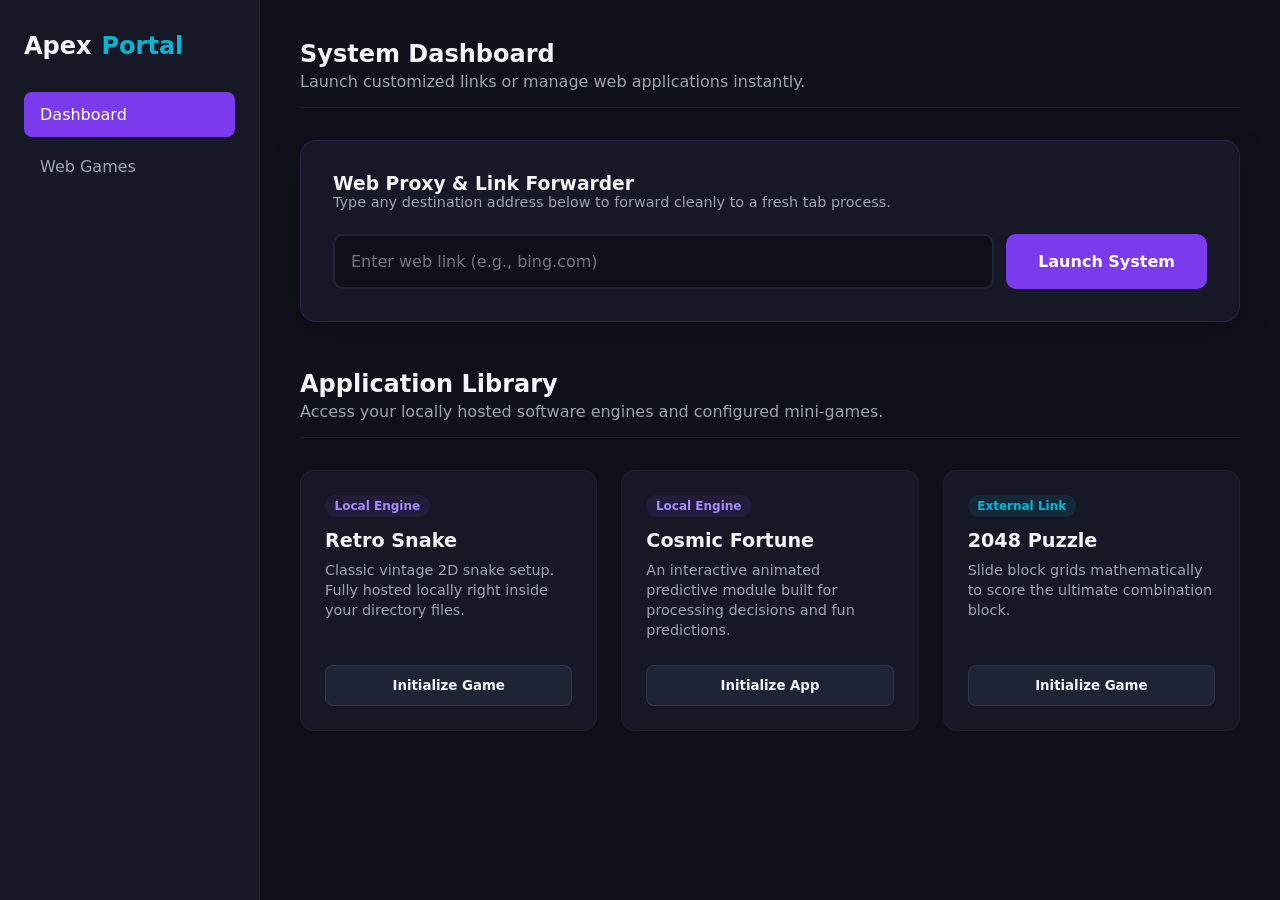
<file: index.html>
<!DOCTYPE html>
<html lang="en">
<head>
    <meta charset="UTF-8">
    <meta name="viewport" content="width=device-width, initial-scale=1.0">
    <title>Apex Hub Dashboard</title>
    <style>
        :root {
            --bg-primary: #0f111a;
            --bg-surface: #161925;
            --bg-card: #1f2336;
            --accent: #7c3aed;
            --accent-hover: #6d28d9;
            --text-main: #f3f4f6;
            --text-muted: #9ca3af;
            --neon-blue: #06b6d4;
        }

        * {
            margin: 0;
            padding: 0;
            box-sizing: border-box;
            font-family: 'Segoe UI', system-ui, sans-serif;
        }

        body {
            background-color: var(--bg-primary);
            color: var(--text-main);
            display: flex;
            min-height: 100vh;
        }

        /* User-Friendly Dashboard Sidebar */
        .sidebar {
            width: 260px;
            background-color: var(--bg-surface);
            border-right: 1px solid rgba(255, 255, 255, 0.05);
            padding: 2rem 1.5rem;
            display: flex;
            flex-direction: column;
            gap: 2rem;
        }

        .brand h1 {
            font-size: 1.5rem;
            color: var(--text-main);
            display: flex;
            align-items: center;
            gap: 10px;
        }

        .brand span {
            color: var(--neon-blue);
        }

        .nav-links {
            display: flex;
            flex-direction: column;
            gap: 0.5rem;
            list-style: none;
        }

        .nav-item {
            display: block;
            padding: 0.8rem 1rem;
            color: var(--text-muted);
            text-decoration: none;
            border-radius: 8px;
            font-weight: 500;
            transition: all 0.2s;
        }

        .nav-item:hover, .nav-item.active {
            background-color: var(--accent);
            color: white;
        }

        /* Main Workspace Layout */
        .main-content {
            flex: 1;
            padding: 2.5rem;
            overflow-y: auto;
            max-width: 1200px;
            margin: 0 auto;
            width: 100%;
        }

        .section-header {
            margin-bottom: 2rem;
            border-bottom: 1px solid rgba(255, 255, 255, 0.05);
            padding-bottom: 1rem;
        }

        .section-header p {
            color: var(--text-muted);
            margin-top: 0.25rem;
        }

        /* Clean & Responsive Launcher Box Layout */
        .launcher-card {
            background-color: var(--bg-surface);
            border: 1px solid rgba(124, 58, 237, 0.2);
            border-radius: 16px;
            padding: 2rem;
            margin-bottom: 3rem;
            box-shadow: 0 10px 30px rgba(0, 0, 0, 0.2);
        }

        .input-wrapper {
            display: flex;
            gap: 12px;
            margin-top: 1.5rem;
        }

        .input-wrapper input {
            flex: 1;
            background-color: var(--bg-primary);
            border: 2px solid var(--bg-card);
            border-radius: 10px;
            padding: 1rem;
            color: white;
            font-size: 1rem;
            outline: none;
            transition: border-color 0.2s;
        }

        .input-wrapper input:focus {
            border-color: var(--neon-blue);
        }

        .launch-btn {
            background-color: var(--accent);
            color: white;
            border: none;
            padding: 0 2rem;
            border-radius: 10px;
            font-weight: 600;
            font-size: 1rem;
            cursor: pointer;
            transition: background-color 0.2s;
        }

        .launch-btn:hover {
            background-color: var(--accent-hover);
        }

        /* Grid Framework for App/Game Cards */
        .grid-layout {
            display: grid;
            grid-template-columns: repeat(auto-fill, minmax(280px, 1fr));
            gap: 1.5rem;
        }

        .app-card {
            background-color: var(--bg-surface);
            border-radius: 14px;
            padding: 1.5rem;
            border: 1px solid rgba(255, 255, 255, 0.03);
            display: flex;
            flex-direction: column;
            justify-content: space-between;
            min-height: 200px;
            transition: transform 0.2s, border-color 0.2s;
        }

        .app-card:hover {
            transform: translateY(-4px);
            border-color: rgba(6, 182, 212, 0.4);
        }

        .card-meta h3 {
            font-size: 1.2rem;
            margin-bottom: 0.5rem;
        }

        .card-meta p {
            color: var(--text-muted);
            font-size: 0.9rem;
            line-height: 1.4;
        }

        .badge {
            display: inline-block;
            font-size: 0.75rem;
            background-color: rgba(6, 182, 212, 0.1);
            color: var(--neon-blue);
            padding: 0.25rem 0.6rem;
            border-radius: 20px;
            margin-bottom: 0.75rem;
            font-weight: bold;
        }

        .badge.local {
            background-color: rgba(124, 58, 237, 0.1);
            color: #a78bfa;
        }

        .card-action {
            margin-top: 1.5rem;
        }

        .action-btn {
            width: 100%;
            background-color: var(--bg-card);
            color: var(--text-main);
            border: 1px solid rgba(255, 255, 255, 0.08);
            padding: 0.75rem;
            border-radius: 8px;
            font-weight: 600;
            cursor: pointer;
            transition: all 0.2s;
        }

        .action-btn:hover {
            background-color: var(--accent);
            color: white;
            border-color: transparent;
        }

        /* Responsive Fixes */
        @media (max-width: 768px) {
            body { flex-direction: column; }
            .sidebar { width: 100%; padding: 1.5rem; }
            .input-wrapper { flex-direction: column; }
            .launch-btn { padding: 1rem; }
        }
    </style>
</head>
<body>

    <nav class="sidebar">
        <div class="brand">
            <h1>Apex <span>Portal</span></h1>
        </div>
        <ul class="nav-links">
            <li><a href="#launcher" class="nav-item active">Dashboard</a></li>
            <li><a href="#library" class="nav-item">Web Games</a></li>
        </ul>
    </nav>

    <main class="main-content">
        
        <section id="launcher" class="section-header">
            <h2>System Dashboard</h2>
            <p>Launch customized links or manage web applications instantly.</p>
        </section>

        <div class="launcher-card">
            <h3>Web Proxy & Link Forwarder</h3>
            <p style="color: var(--text-muted); font-size: 0.9rem;">Type any destination address below to forward cleanly to a fresh tab process.</p>
            <div class="input-wrapper">
                <input type="text" id="urlInput" placeholder="Enter web link (e.g., bing.com)">
                <button class="launch-btn" onclick="launchUrl()">Launch System</button>
            </div>
        </div>

        <section id="library" class="section-header">
            <h2>Application Library</h2>
            <p>Access your locally hosted software engines and configured mini-games.</p>
        </section>

        <div class="grid-layout">
            
            <div class="app-card">
                <div class="card-meta">
                    <span class="badge local">Local Engine</span>
                    <h3>Retro Snake</h3>
                    <p>Classic vintage 2D snake setup. Fully hosted locally right inside your directory files.</p>
                </div>
                <div class="card-action">
                    <button class="action-btn" onclick="launchLocalGame('snake.html')">Initialize Game</button>
                </div>
            </div>

            <div class="app-card">
                <div class="card-meta">
                    <span class="badge local">Local Engine</span>
                    <h3>Cosmic Fortune</h3>
                    <p>An interactive animated predictive module built for processing decisions and fun predictions.</p>
                </div>
                <div class="card-action">
                    <button class="action-btn" onclick="launchLocalGame('fortune.html')">Initialize App</button>
                </div>
            </div>

            <div class="app-card">
                <div class="card-meta">
                    <span class="badge">External Link</span>
                    <h3>2048 Puzzle</h3>
                    <p>Slide block grids mathematically to score the ultimate combination block.</p>
                </div>
                <div class="card-action">
                    <button class="action-btn" onclick="launchDirect('https://gabrielecirulli.github.io/2048/')">Initialize Game</button>
                </div>
            </div>

        </div>

    </main>

    <script>
        // Custom URL Processing Link Engine
        function launchUrl() {
            let url = document.getElementById('urlInput').value.trim();
            
            if (!url) {
                alert('Please provide a routing path address first!');
                return;
            }

            // Enforce proper web protocol prefixes
            if (!/^https?:\/\//i.test(url)) {
                url = 'https://' + url;
            }

            window.open(url, '_blank');
        }

        // Direct System Opener
        function launchDirect(targetUrl) {
            window.open(targetUrl, '_blank');
        }

        // Internal Directory Launcher App Routing
        function launchLocalGame(pageName) {
            const currentPath = window.location.href.substring(0, window.location.href.lastIndexOf('/') + 1);
            window.open(currentPath + pageName, '_blank');
        }
    </script>

</body>
</html>
</file>
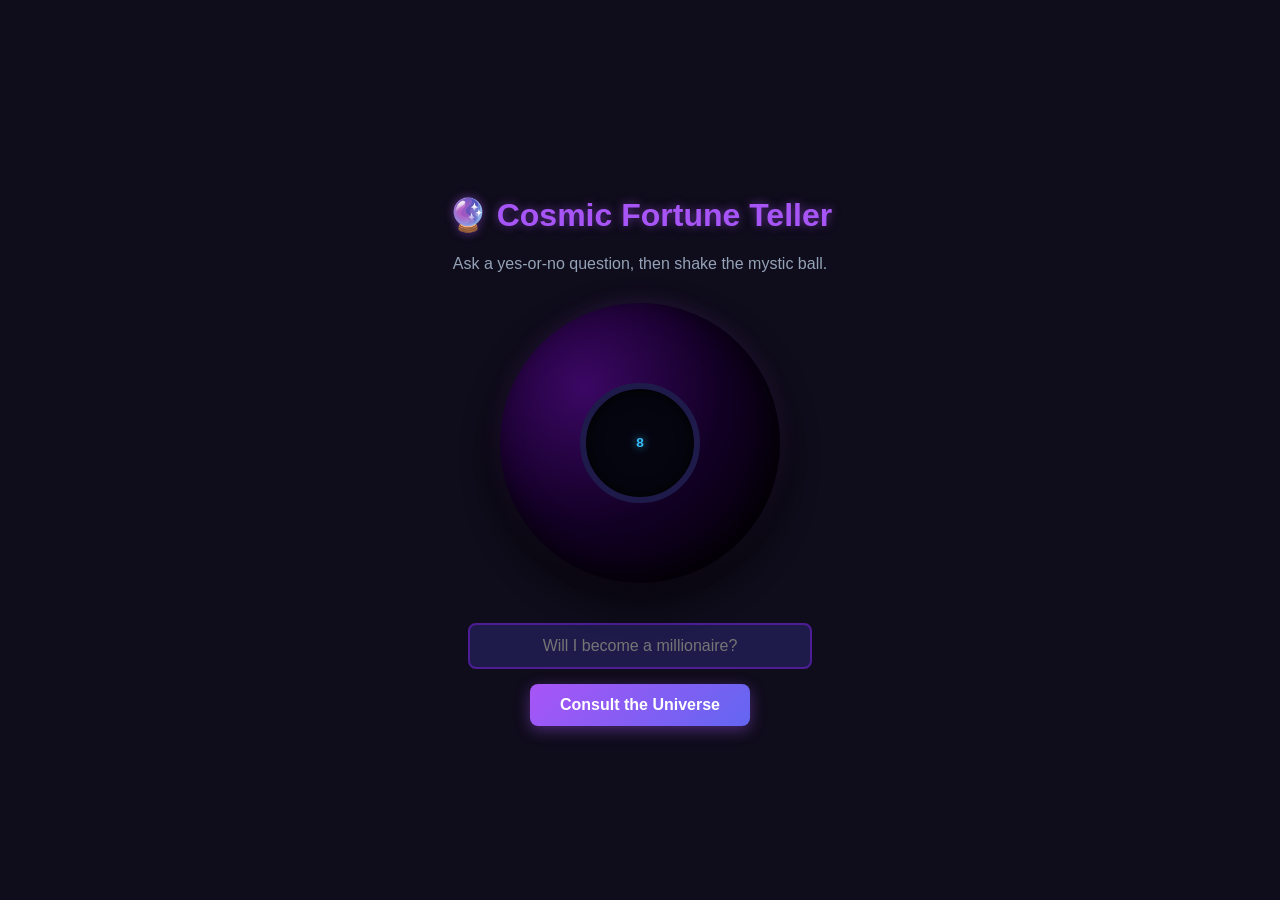
<file: fortune.html>
<!DOCTYPE html>
<html lang="en">
<head>
    <meta charset="UTF-8">
    <meta name="viewport" content="width=device-width, initial-scale=1.0">
    <title>🔮 Cosmic Fortune Teller</title>
    <style>
        body {
            background-color: #0f0c1b;
            color: #fff;
            font-family: 'Segoe UI', Tahoma, Geneva, Verdana, sans-serif;
            display: flex;
            flex-direction: column;
            align-items: center;
            justify-content: center;
            min-height: 100vh;
            margin: 0;
            overflow: hidden;
        }

        h1 {
            color: #a855f7;
            text-shadow: 0 0 10px rgba(168, 85, 247, 0.5);
            margin-bottom: 5px;
        }

        p {
            color: #94a3b8;
            margin-bottom: 30px;
        }

        /* The Magic 8-Ball Container */
        .ball-container {
            position: relative;
            width: 280px;
            height: 280px;
            background: radial-gradient(circle at 30% 30%, #3b0764, #120024, #000);
            border-radius: 50%;
            box-shadow: 0 15px 35px rgba(0,0,0,0.8), inset -10px -10px 30px rgba(0,0,0,0.7), 0 0 20px rgba(168, 85, 247, 0.2);
            display: flex;
            align-items: center;
            justify-content: center;
            cursor: pointer;
            transition: transform 0.1s ease;
        }

        /* Inner Screen */
        .ball-screen {
            width: 120px;
            height: 120px;
            background: #050510;
            border: 6px solid #1e1b4b;
            border-radius: 50%;
            display: flex;
            align-items: center;
            justify-content: center;
            padding: 10px;
            box-sizing: border-box;
            box-shadow: inset 0 0 15px rgba(0,0,0,1);
        }

        /* Triangle Inner Shape */
        .fortune-text {
            color: #38bdf8;
            font-size: 0.85rem;
            font-weight: bold;
            text-align: center;
            text-transform: uppercase;
            text-shadow: 0 0 8px rgba(56, 189, 248, 0.8);
            opacity: 1;
            transition: opacity 0.3s ease;
            max-width: 90px;
        }

        /* Controls */
        .controls {
            margin-top: 40px;
            display: flex;
            flex-direction: column;
            align-items: center;
            gap: 15px;
        }

        input {
            background: #1e1b4b;
            border: 2px solid #4c1d95;
            border-radius: 8px;
            padding: 12px 20px;
            color: white;
            font-size: 1rem;
            width: 300px;
            text-align: center;
            outline: none;
        }

        input:focus {
            border-color: #a855f7;
        }

        button {
            background: linear-gradient(135deg, #a855f7, #6366f1);
            color: white;
            border: none;
            padding: 12px 30px;
            border-radius: 8px;
            font-size: 1rem;
            font-weight: bold;
            cursor: pointer;
            box-shadow: 0 4px 15px rgba(168, 85, 247, 0.4);
            transition: transform 0.2s, background 0.2s;
        }

        button:hover {
            transform: translateY(-2px);
            box-shadow: 0 6px 20px rgba(168, 85, 247, 0.6);
        }

        /* Shake Animation Effect */
        .shake {
            animation: shakeAnimation 0.5s ease-in-out;
        }

        @keyframes shakeAnimation {
            0% { transform: translate(0, 0); }
            15% { transform: translate(-15px, 10px) rotate(-5deg); }
            30% { transform: translate(15px, -10px) rotate(5deg); }
            45% { transform: translate(-10px, 10px) rotate(-3deg); }
            60% { transform: translate(10px, -5px) rotate(3deg); }
            75% { transform: translate(-5px, 5px) rotate(-1deg); }
            100% { transform: translate(0, 0); }
        }
    </style>
</head>
<body>

    <h1>🔮 Cosmic Fortune Teller</h1>
    <p>Ask a yes-or-no question, then shake the mystic ball.</p>

    <div class="ball-container" id="ball" onclick="askFortune()">
        <div class="ball-screen">
            <div class="fortune-text" id="display">8</div>
        </div>
    </div>

    <div class="controls">
        <input type="text" id="question" placeholder="Will I become a millionaire?">
        <button onclick="askFortune()">Consult the Universe</button>
    </div>

    <script>
        // Array of cosmic predictions
        const fortunes = [
            "It is certain",
            "Reply hazy, try again",
            "Don't count on it",
            "Without a doubt",
            "Ask again later",
            "My sources say no",
            "As I see it, yes",
            "Cannot predict now",
            "Outlook not so good",
            "Most likely",
            "Signs point to yes",
            "Very doubtful"
        ];

        function askFortune() {
            const input = document.getElementById('question');
            const display = document.getElementById('display');
            const ball = document.getElementById('ball');

            // Quick check if they actually asked a question
            if (input.value.trim() === "") {
                alert("You must focus your mind and type a question first!");
                return;
            }

            // Trigger the CSS shake animation
            ball.classList.add('shake');
            display.style.opacity = '0'; // Hide text during shake

            // Wait 500ms for the animation to end, then show fortune
            setTimeout(() => {
                const randomIdx = Math.floor(Math.random() * fortunes.length);
                display.innerText = fortunes[randomIdx];
                display.style.opacity = '1';
                ball.classList.remove('shake');
                
                // Clear the input box for the next question
                input.value = "";
            }, 500);
        }
    </script>

</body>
</html>
</file>
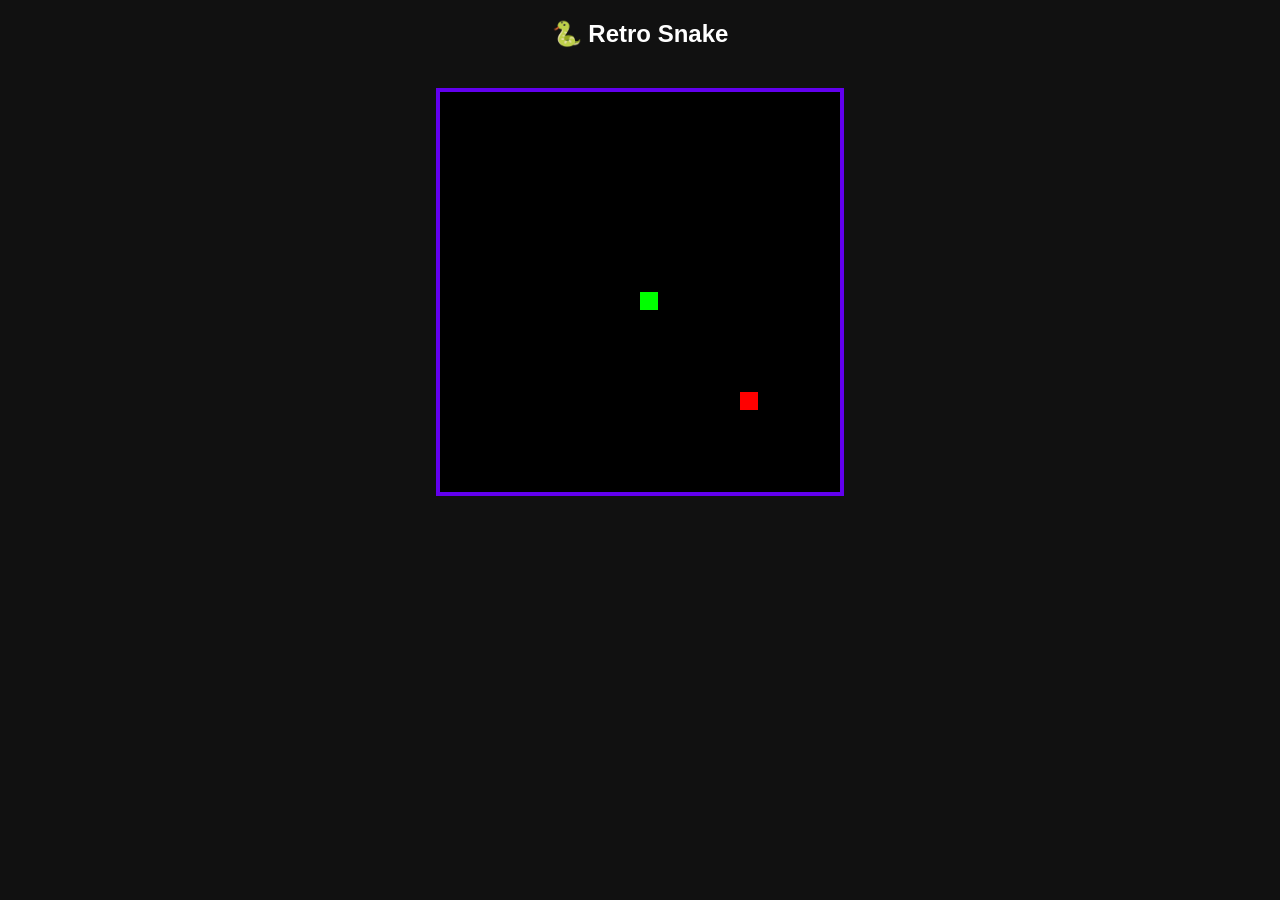
<file: snake.html>
<!DOCTYPE html>
<html>
<head>
    <title>Snake Game</title>
    <style>
        body { background: #111; color: white; text-align: center; font-family: sans-serif; }
        canvas { background: #000; border: 4px solid #6200ee; margin-top: 20px; }
    </style>
</head>
<body>
    <h2>🐍 Retro Snake</h2>
    <canvas id="gc" width="400" height="400"></canvas>
    <script>
        window.onload=function() {
            canv=document.getElementById("gc"); ctx=canv.getContext("2d");
            document.addEventListener("keydown",keyPush); setInterval(game,1000/15);
        }
        px=py=10; gs=tc=20; ax=ay=15; xv=yv=0; trail=[]; tail=5;
        function game() {
            px+=xv; py+=yv;
            if(px<0) px=tc-1; if(px>tc-1) px=0; if(py<0) py=tc-1; if(py>tc-1) py=0;
            ctx.fillStyle="black"; ctx.fillRect(0,0,canv.width,canv.height);
            ctx.fillStyle="lime";
            for(var i=0;i<trail.length;i++) {
                ctx.fillRect(trail[i].x*gs,trail[i].y*gs,gs-2,gs-2);
                if(trail[i].x==px && trail[i].y==py) tail=5;
            }
            trail.push({x:px,y:py}); while(trail.length>tail) { trail.shift(); }
            if(ax==px && ay==py) { tail++; ax=Math.floor(Math.random()*tc); ay=Math.floor(Math.random()*tc); }
            ctx.fillStyle="red"; ctx.fillRect(ax*gs,ay*gs,gs-2,gs-2);
        }
        function keyPush(evt) {
            switch(evt.keyCode) {
                case 37: xv=-1;yv=0; break;
                case 38: xv=0;yv=-1; break;
                case 39: xv=1;yv=0; break;
                case 40: xv=0;yv=1; break;
            }
        }
    </script>
</body>
</html>
</file>
